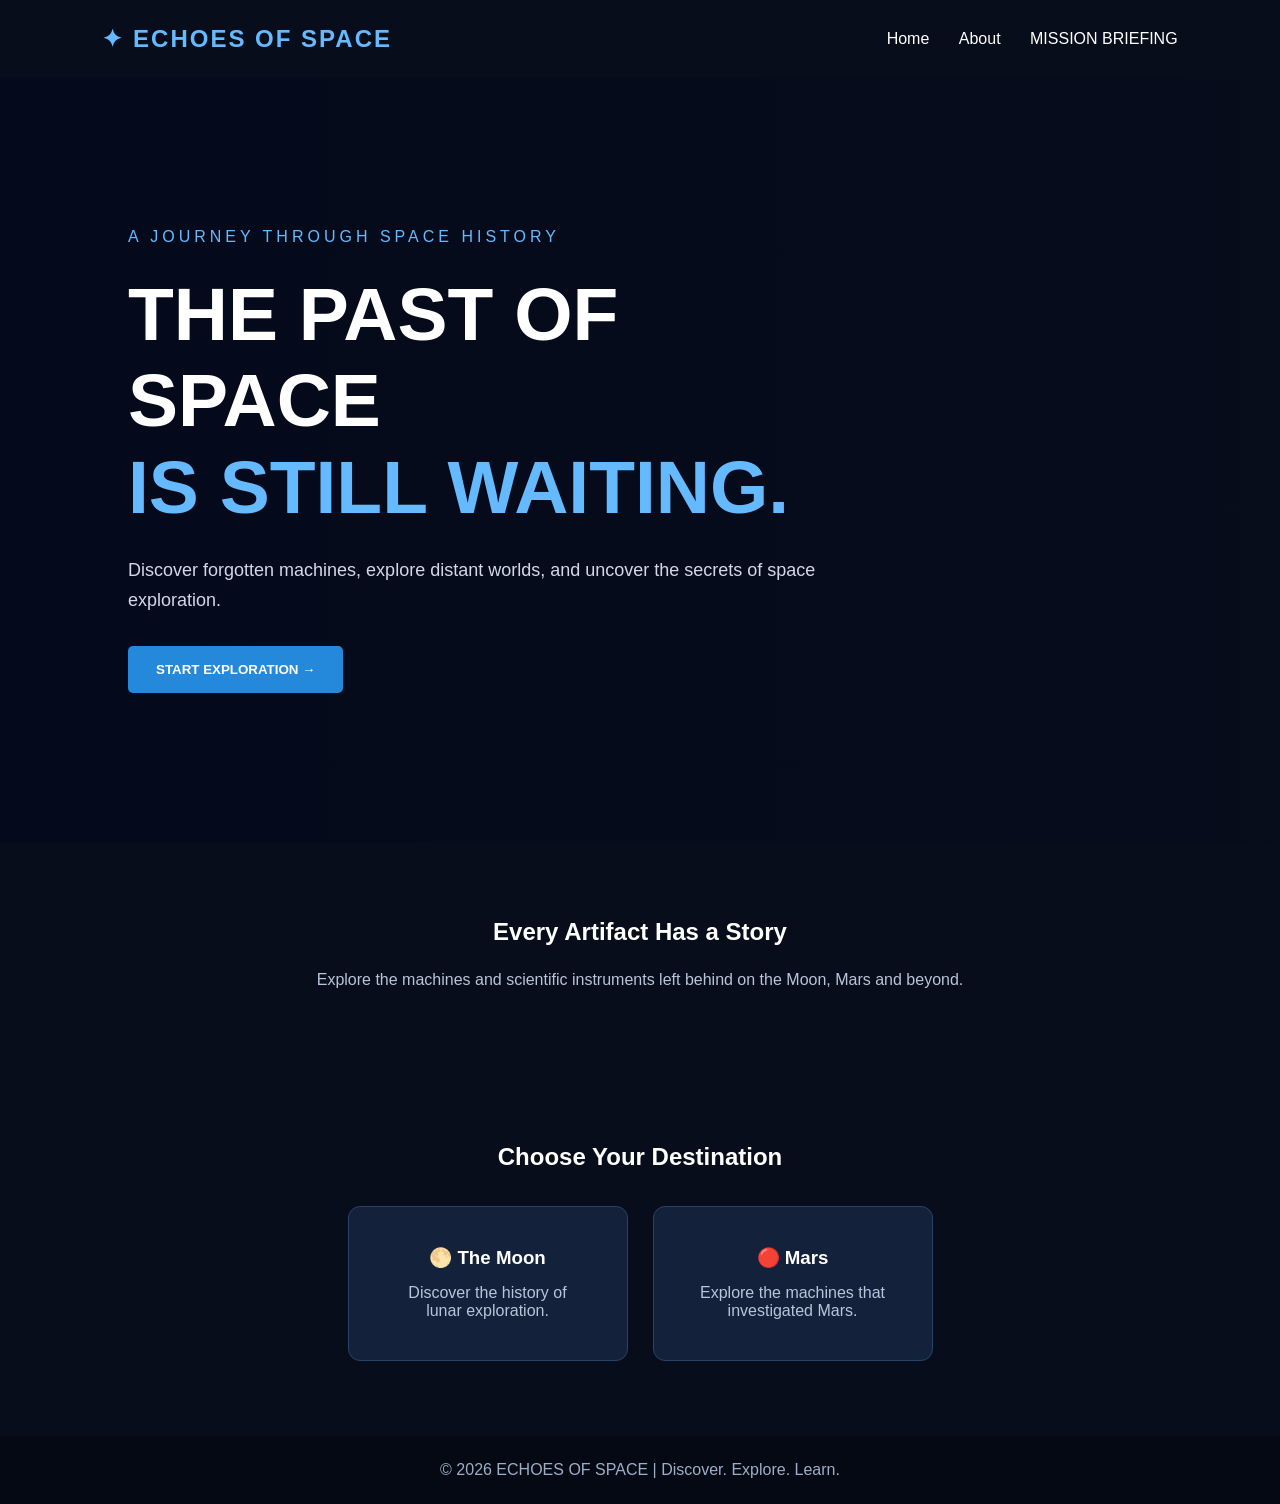
<file: index.html>
<!DOCTYPE html>
<html lang="en">
<head>
    <meta charset="UTF-8">
    <meta name="viewport" content="width=device-width, initial-scale=1.0">
    <title>Echoes of Space</title>
    <link rel="stylesheet" href="style.css">
</head>
<body>

    <nav class="navbar">
        <h2>✦ ECHOES OF SPACE</h2>
        <div class="nav-links">
            <a href="#home">Home</a>
            <a href="#about">About</a>
            <a href="briefing.html">MISSION BRIEFING</a>
        </div>
    </nav>
    <section class="hero" id="home">
        <div class="hero-content">
            <p class="tagline">A JOURNEY THROUGH SPACE HISTORY</p>

            <h1>
                THE PAST OF SPACE
                <span>IS STILL WAITING.</span>
            </h1>

            <p class="description">
                Discover forgotten machines, explore distant worlds,
                and uncover the secrets of space exploration.
            </p>

            <button onclick="window.location.href='explore.html'">
                START EXPLORATION →
            </button>
        </div>
    </section>

    <section class="about" id="about">
        <h2>Every Artifact Has a Story</h2>
        <p>
            Explore the machines and scientific instruments
            left behind on the Moon, Mars and beyond.
        </p>
    </section>

    <section class="explore" id="explore">
        <h2>Choose Your Destination</h2>

        <div class="cards">
            <div class="card">
                <h3>🌕 The Moon</h3>
                <p>Discover the history of lunar exploration.</p>
            </div>

            <div class="card">
                <h3>🔴 Mars</h3>
                <p>Explore the machines that investigated Mars.</p>
            </div>
        </div>
    </section>

    <footer>
        <p>© 2026 ECHOES OF SPACE | Discover. Explore. Learn.</p>
    </footer>

    <script src="script.js"></script>
</body>
</html>
</file>
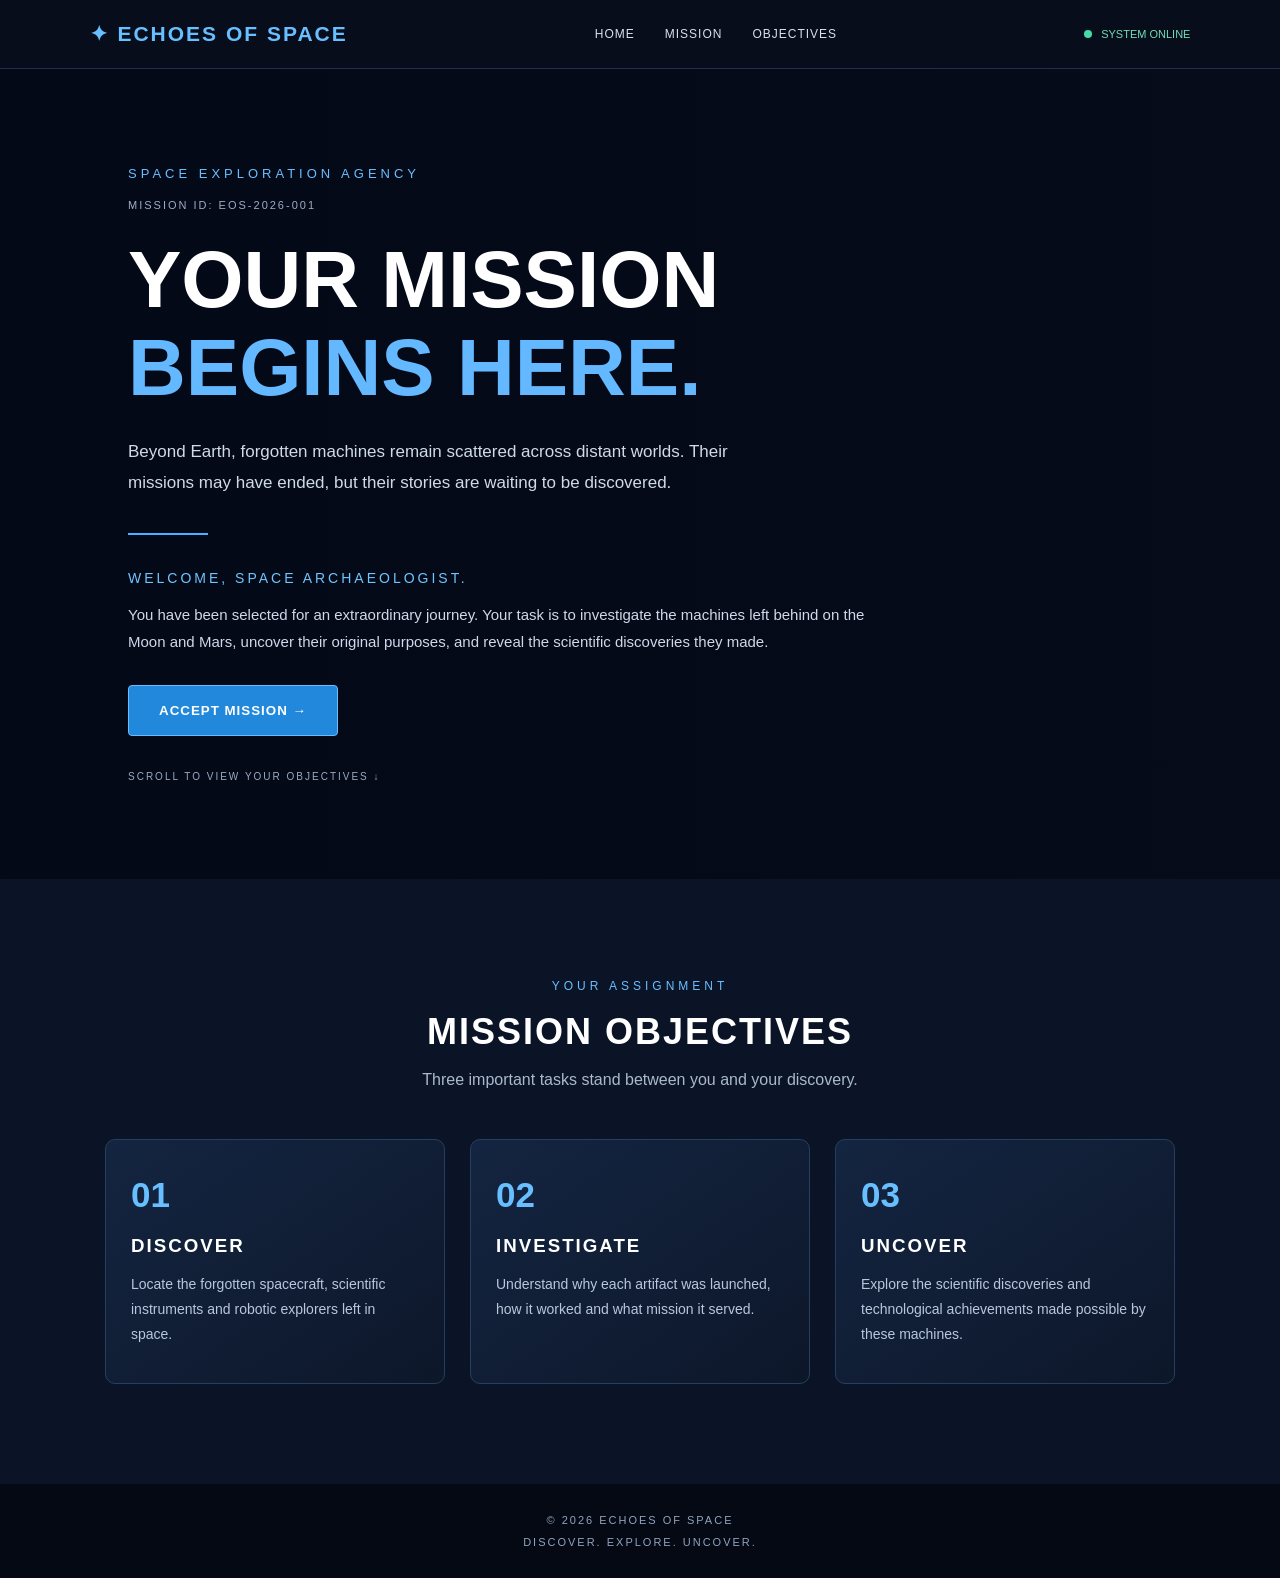
<file: briefing.html>
<!DOCTYPE html>
<html lang="en">
<head>
    <meta charset="UTF-8">
    <meta name="viewport" content="width=device-width, initial-scale=1.0">

    <title>Mission Briefing | Echoes of Space</title>

    <link rel="stylesheet" href="briefing.css">
</head>

<body>

    <!-- Navigation -->
    <nav class="navbar">
        <a href="index.html" class="logo">
            ✦ ECHOES OF SPACE
        </a>

        <div class="nav-links">
            <a href="index.html">HOME</a>
            <a href="#mission">MISSION</a>
            <a href="#objectives">OBJECTIVES</a>
        </div>

        <div class="status">
            <span class="status-dot"></span>
            SYSTEM ONLINE
        </div>
    </nav>


    <!-- Mission Hero Section -->
    <section class="mission-hero">

        <div class="overlay"></div>

        <div class="mission-content">

            <p class="mission-label">
                SPACE EXPLORATION AGENCY
            </p>

            <p class="mission-id">
                MISSION ID: EOS-2026-001
            </p>

            <h1>
                YOUR MISSION
                <span>BEGINS HERE.</span>
            </h1>

            <p class="intro">
                Beyond Earth, forgotten machines remain scattered
                across distant worlds. Their missions may have ended,
                but their stories are waiting to be discovered.
            </p>

            <div class="divider"></div>

            <p class="welcome">
                WELCOME, SPACE ARCHAEOLOGIST.
            </p>

            <p class="story" id="mission">
                You have been selected for an extraordinary journey.
                Your task is to investigate the machines left behind
                on the Moon and Mars, uncover their original purposes,
                and reveal the scientific discoveries they made.
            </p>

            <button id="acceptBtn" onclick="acceptMission()">
                ACCEPT MISSION →
            </button>

            <p class="scroll-text">
                SCROLL TO VIEW YOUR OBJECTIVES ↓
            </p>

        </div>
    </section>


    <!-- Mission Objectives -->
    <section class="objectives" id="objectives">

        <p class="section-label">YOUR ASSIGNMENT</p>

        <h2>MISSION OBJECTIVES</h2>

        <p class="section-description">
            Three important tasks stand between you and your discovery.
        </p>

        <div class="objective-container">

            <div class="objective-card">
                <span class="number">01</span>
                <h3>DISCOVER</h3>
                <p>
                    Locate the forgotten spacecraft, scientific
                    instruments and robotic explorers left in space.
                </p>
            </div>

            <div class="objective-card">
                <span class="number">02</span>
                <h3>INVESTIGATE</h3>
                <p>
                    Understand why each artifact was launched,
                    how it worked and what mission it served.
                </p>
            </div>

            <div class="objective-card">
                <span class="number">03</span>
                <h3>UNCOVER</h3>
                <p>
                    Explore the scientific discoveries and
                    technological achievements made possible
                    by these machines.
                </p>
            </div>

        </div>

    </section>


    <!-- Confirmation Panel -->
    <section class="confirmation" id="confirmation">

        <div class="confirmation-content">
            <div class="success-icon">✦</div>

            <p class="section-label">MISSION STATUS</p>

            <h2>MISSION ACCEPTED</h2>

            <p>
                Your journey as a Space Archaeologist has officially begun.
                Prepare to explore the unknown.
            </p>

            <button onclick="continueMission()">
                PROCEED TO EXPLORATION →
            </button>
        </div>

    </section>


    <footer>
        <p>© 2026 ECHOES OF SPACE</p>
        <p>DISCOVER. EXPLORE. UNCOVER.</p>
    </footer>


    <script src="briefing.js"></script>

</body>
</html>
</file>
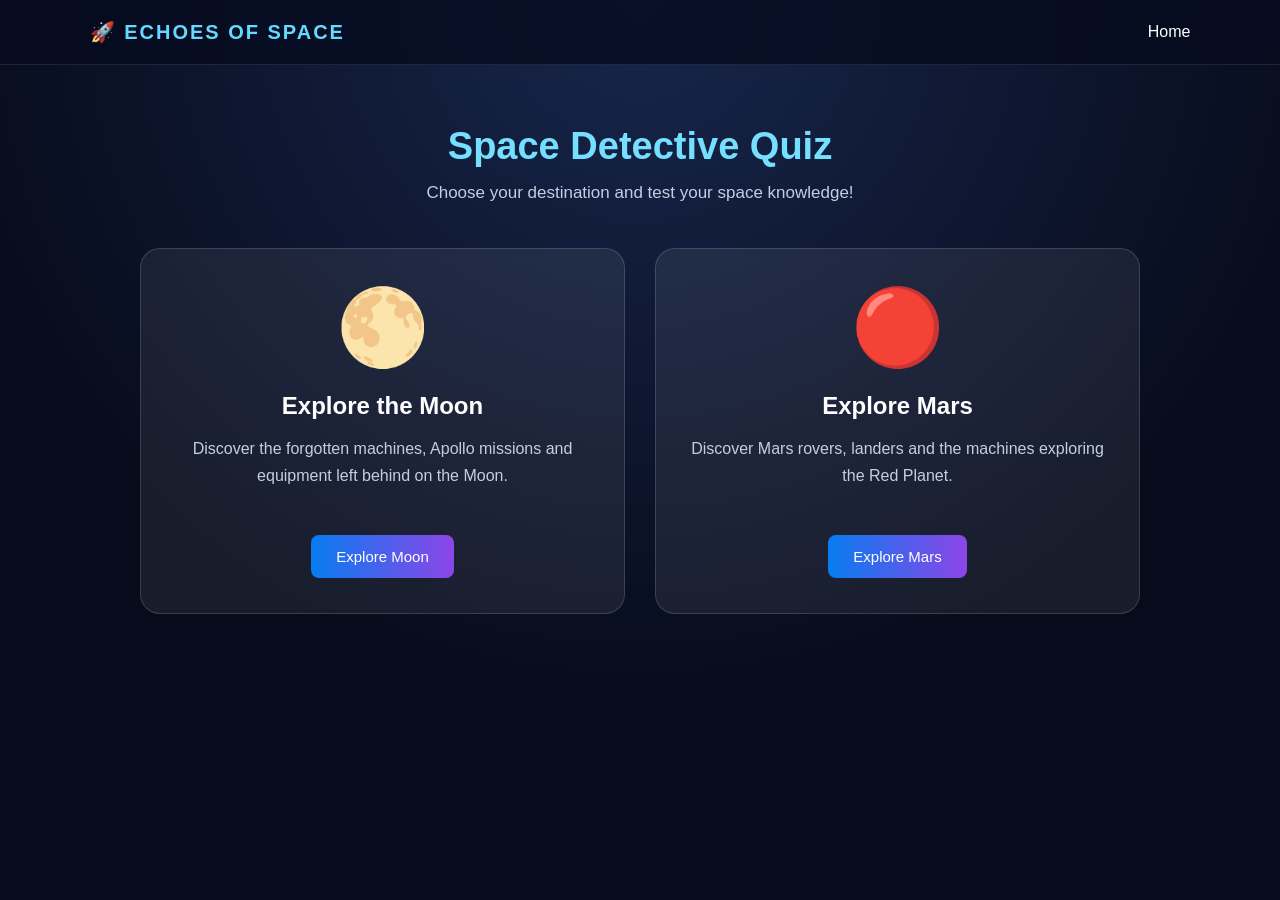
<file: quiz.html>
<!DOCTYPE html>
<html lang="en">
<head>
    <meta charset="UTF-8">
    <meta name="viewport" content="width=device-width, initial-scale=1.0">
    <title>Space Detective Quiz</title>
    <link rel="stylesheet" href="quiz.css">
</head>
<body>

    <header>
        <h2>🚀 ECHOES OF SPACE</h2>
        <a href="index.html">Home</a>
    </header>

    <main class="container">

        <!-- QUIZ SELECTION -->
        <section id="selectionPage">
            <h1>Space Detective Quiz</h1>
            <p class="subtitle">Choose your destination and test your space knowledge!</p>

            <div class="destination-container">

                <div class="destination-card moon-card">
                    <div class="planet">🌕</div>
                    <h2>Explore the Moon</h2>
                    <p>Discover the forgotten machines, Apollo missions and equipment left behind on the Moon.</p>
                    <button onclick="startQuiz('moon')">Explore Moon</button>
                </div>

                <div class="destination-card mars-card">
                    <div class="planet">🔴</div>
                    <h2>Explore Mars</h2>
                    <p>Discover Mars rovers, landers and the machines exploring the Red Planet.</p>
                    <button onclick="startQuiz('mars')">Explore Mars</button>
                </div>

            </div>
        </section>

        <!-- QUIZ SECTION -->
        <section id="quizPage" class="hidden">

            <button class="back-btn" onclick="goBack()">← Choose Destination</button>

            <h1 id="quizTitle">Moon Quiz</h1>

            <div class="quiz-info">
                <span id="questionNumber">Question 1 of 10</span>
                <span id="score">Score: 0</span>
            </div>

            <div class="progress-container">
                <div id="progressBar"></div>
            </div>

            <div class="quiz-box">
                <h2 id="question">Question appears here</h2>

                <div id="options"></div>

                <p id="feedback"></p>

                <button id="submitBtn" onclick="submitAnswer()">Submit Answer</button>
                <button id="nextBtn" class="hidden" onclick="nextQuestion()">Next Question →</button>
            </div>

        </section>

        <!-- RESULT SECTION -->
        <section id="resultPage" class="hidden">
            <h1>Mission Completed! 🚀</h1>
            <p id="resultMessage"></p>
            <h2 id="finalScore"></h2>

            <button onclick="restartQuiz()">Try Again</button>
            <button onclick="goBack()">Choose Another Destination</button>
        </section>

    </main>

    <script src="quiz.js"></script>
</body>
</html>
</file>
<file: style.css>
* {
    margin: 0;
    padding: 0;
    box-sizing: border-box;
}

body {
    font-family: Arial, sans-serif;
    background: #080d1b;
    color: white;
}

.navbar {
    display: flex;
    justify-content: space-between;
    align-items: center;
    padding: 25px 8%;
    background: #080d1b;
}

.navbar h2 {
    color: #65baff;
    letter-spacing: 2px;
}

.nav-links a {
    color: white;
    text-decoration: none;
    margin-left: 25px;
}

.nav-links a:hover {
    color: #65baff;
}

.hero {
    min-height: 85vh;
    display: flex;
    align-items: center;
    padding: 70px 10%;
    background:
      linear-gradient(90deg,
      rgba(4, 10, 27, 0.95),
      rgba(4, 10, 27, 0.25)),
      url("https://images.unsplash.com/photo-1446776811953-b23d57bd21aa")
      center/cover no-repeat;
}

.hero-content {
    max-width: 750px;
}

.tagline {
    color: #65baff;
    letter-spacing: 4px;
    margin-bottom: 25px;
}

.hero h1 {
    font-size: clamp(38px, 6vw, 75px);
    line-height: 1.15;
    margin-bottom: 25px;
}

.hero h1 span {
    display: block;
    color: #65baff;
}

.description {
    color: #d1d9e8;
    font-size: 18px;
    line-height: 1.7;
    margin-bottom: 30px;
}

button {
    background: #2589db;
    color: white;
    border: none;
    padding: 16px 28px;
    border-radius: 5px;
    font-weight: bold;
    cursor: pointer;
}

button:hover {
    background: #1768b0;
    transform: translateY(-3px);
}

.about, .explore {
    text-align: center;
    padding: 75px 10%;
}

.about p {
    margin-top: 20px;
    color: #b8c4d8;
    line-height: 1.7;
}

.cards {
    display: flex;
    justify-content: center;
    gap: 25px;
    margin-top: 35px;
    flex-wrap: wrap;
}

.card {
    background: #14213b;
    padding: 40px;
    border: 1px solid #284365;
    border-radius: 12px;
    width: 280px;
}

.card p {
    color: #b8c4d8;
    margin-top: 15px;
}

footer {
    text-align: center;
    padding: 25px;
    background: #050914;
    color: #9daec7;
}

@media (max-width: 600px) {
    .navbar {
        flex-direction: column;
        gap: 20px;
    }

    .nav-links a {
        margin: 0 8px;
    }

    .hero {
        min-height: 75vh;
        padding: 45px 7%;
    }
}
</file>
<file: briefing.css>
* {
    margin: 0;
    padding: 0;
    box-sizing: border-box;
}

html {
    scroll-behavior: smooth;
}

body {
    font-family: Arial, sans-serif;
    background: #070D1B;
    color: white;
}

/* NAVIGATION */

.navbar {
    width: 100%;
    padding: 22px 7%;
    display: flex;
    justify-content: space-between;
    align-items: center;
    background: #080D1B;
    border-bottom: 1px solid #20304b;
}

.logo {
    font-size: 21px;
    font-weight: bold;
    color: #67BFFF;
    text-decoration: none;
    letter-spacing: 2px;
}

.nav-links {
    display: flex;
    gap: 30px;
}

.nav-links a {
    text-decoration: none;
    color: #D5E0F0;
    font-size: 12px;
    letter-spacing: 1px;
}

.nav-links a:hover {
    color: #67BFFF;
}

.status {
    font-size: 11px;
    color: #72DDB5;
}

.status-dot {
    display: inline-block;
    width: 8px;
    height: 8px;
    background: #42DCA4;
    border-radius: 50%;
    margin-right: 6px;
}

/* HERO SECTION */

.mission-hero {
    min-height: 90vh;
    position: relative;
    display: flex;
    align-items: center;
    padding: 80px 10%;

    background:
    linear-gradient(
        90deg,
        rgba(4, 9, 24, 0.98),
        rgba(4, 9, 24, 0.75),
        rgba(4, 9, 24, 0.3)
    ),
    url("https://images.unsplash.com/photo-1462331940025-496dfbfc7564")
    center/cover no-repeat;
}

.mission-content {
    position: relative;
    z-index: 2;
    max-width: 750px;
    animation: appear 1.3s ease;
}

.mission-label {
    color: #6ABEFF;
    font-size: 13px;
    letter-spacing: 4px;
    margin-bottom: 18px;
}

.mission-id {
    color: #9EACC3;
    font-size: 11px;
    letter-spacing: 2px;
    margin-bottom: 25px;
}

.mission-content h1 {
    font-size: clamp(42px, 7vw, 80px);
    line-height: 1.1;
    margin-bottom: 25px;
}

.mission-content h1 span {
    display: block;
    color: #64B8FF;
}

.intro {
    color: #D0DAE9;
    font-size: 17px;
    line-height: 1.8;
    max-width: 650px;
}

.divider {
    height: 2px;
    width: 80px;
    background: #4CAFFF;
    margin: 35px 0;
}

.welcome {
    color: #70C5FF;
    font-size: 14px;
    letter-spacing: 3px;
    margin-bottom: 15px;
}

.story {
    color: #CFD9E9;
    line-height: 1.8;
    font-size: 15px;
    margin-bottom: 30px;
}

button {
    padding: 17px 30px;
    background: #2188DB;
    border: 1px solid #69BCFF;
    border-radius: 4px;
    color: white;
    font-weight: bold;
    letter-spacing: 1px;
    cursor: pointer;
    transition: 0.3s;
}

button:hover {
    background: #1168B5;
    box-shadow: 0 0 25px rgba(45, 154, 255, 0.5);
    transform: translateY(-3px);
}

.scroll-text {
    margin-top: 35px;
    font-size: 10px;
    letter-spacing: 2px;
    color: #9AABC3;
}

/* OBJECTIVES */

.objectives {
    padding: 100px 8%;
    text-align: center;
    background: #0B1427;
}

.section-label {
    color: #69BFFF;
    font-size: 12px;
    letter-spacing: 4px;
    margin-bottom: 18px;
}

.objectives h2,
.confirmation h2 {
    font-size: 36px;
    letter-spacing: 2px;
}

.section-description {
    color: #AAB9CE;
    margin-top: 18px;
    margin-bottom: 50px;
}

.objective-container {
    display: flex;
    justify-content: center;
    gap: 25px;
    flex-wrap: wrap;
}

.objective-card {
    flex: 1;
    min-width: 230px;
    max-width: 340px;
    padding: 35px 25px;
    text-align: left;
    background: linear-gradient(
        145deg,
        #142541,
        #0D172A
    );
    border: 1px solid #263F60;
    border-radius: 10px;
    transition: 0.3s;
}

.objective-card:hover {
    transform: translateY(-10px);
    border-color: #62B9FF;
    box-shadow: 0 0 25px rgba(53, 145, 225, 0.15);
}

.number {
    color: #68BFFF;
    font-size: 35px;
    font-weight: bold;
}

.objective-card h3 {
    margin: 20px 0 15px;
    letter-spacing: 2px;
}

.objective-card p {
    color: #B8C7DB;
    line-height: 1.8;
    font-size: 14px;
}

/* CONFIRMATION */

.confirmation {
    display: none;
    padding: 100px 20px;
    text-align: center;
    background: #091426;
}

.confirmation-content {
    max-width: 600px;
    margin: auto;
}

.success-icon {
    color: #6BC4FF;
    font-size: 50px;
    margin-bottom: 20px;
}

.confirmation p:not(.section-label) {
    color: #B9C9DD;
    line-height: 1.8;
    margin: 25px 0;
}

/* FOOTER */

footer {
    padding: 25px;
    text-align: center;
    background: #050914;
    color: #91A4BF;
    font-size: 11px;
    line-height: 2;
    letter-spacing: 2px;
}

/* ANIMATION */

@keyframes appear {
    from {
        opacity: 0;
        transform: translateY(30px);
    }

    to {
        opacity: 1;
        transform: translateY(0);
    }
}

/* MOBILE RESPONSIVENESS */

@media (max-width: 700px) {

    .navbar {
        flex-direction: column;
        gap: 20px;
    }

    .nav-links {
        gap: 15px;
    }

    .status {
        display: none;
    }

    .mission-hero {
        min-height: 85vh;
        padding: 60px 7%;
    }

    .mission-content h1 {
        font-size: 43px;
    }

    .objectives {
        padding: 70px 7%;
    }

    .objective-card {
        max-width: 100%;
    }
}
</file>
<file: quiz.css>
* {
    margin: 0;
    padding: 0;
    box-sizing: border-box;
}

body {
    font-family: Arial, sans-serif;
    background: radial-gradient(circle at top, #17264b, #070b1b 65%);
    color: white;
    min-height: 100vh;
}

header {
    display: flex;
    justify-content: space-between;
    align-items: center;
    padding: 20px 7%;
    background: rgba(5, 10, 30, 0.8);
    border-bottom: 1px solid rgba(255,255,255,0.1);
}

header h2 {
    color: #65d9ff;
    letter-spacing: 2px;
    font-size: 20px;
}

header a {
    color: white;
    text-decoration: none;
}

.container {
    width: 90%;
    max-width: 1000px;
    margin: 60px auto;
    text-align: center;
}

h1 {
    font-size: 38px;
    margin-bottom: 15px;
    color: #75dfff;
}

.subtitle {
    color: #c4cee3;
    margin-bottom: 45px;
    font-size: 17px;
}

.destination-container {
    display: grid;
    grid-template-columns: repeat(2, 1fr);
    gap: 30px;
}

.destination-card {
    padding: 35px 25px;
    background: rgba(255,255,255,0.07);
    border: 1px solid rgba(255,255,255,0.15);
    border-radius: 20px;
    transition: 0.3s;
}

.destination-card:hover {
    transform: translateY(-10px);
    border-color: #65d9ff;
    box-shadow: 0 10px 35px rgba(0,190,255,0.2);
}

.planet {
    font-size: 75px;
    margin-bottom: 20px;
}

.destination-card h2 {
    margin-bottom: 15px;
}

.destination-card p {
    color: #c4cee3;
    line-height: 1.7;
    min-height: 80px;
}

button {
    background: linear-gradient(90deg, #087cf0, #8c45e8);
    border: none;
    color: white;
    padding: 13px 25px;
    border-radius: 8px;
    font-size: 15px;
    cursor: pointer;
    margin-top: 20px;
    transition: 0.3s;
}

button:hover {
    transform: scale(1.05);
    box-shadow: 0 0 15px rgba(70,180,255,0.5);
}

.quiz-info {
    display: flex;
    justify-content: space-between;
    margin: 25px 0 12px;
    color: #d6e4ff;
}

.progress-container {
    height: 9px;
    background: #26324e;
    border-radius: 10px;
    overflow: hidden;
    margin-bottom: 30px;
}

#progressBar {
    width: 0%;
    height: 100%;
    background: linear-gradient(90deg, #00d4ff, #8c45e8);
    transition: width 0.3s;
}

.quiz-box {
    background: rgba(255,255,255,0.07);
    padding: 35px;
    border-radius: 18px;
    border: 1px solid rgba(255,255,255,0.12);
}

.quiz-box h2 {
    font-size: 23px;
    margin-bottom: 25px;
    line-height: 1.5;
}

#options {
    display: grid;
    gap: 12px;
}

.option-btn {
    width: 100%;
    text-align: left;
    margin: 0;
    background: rgba(255,255,255,0.08);
    border: 1px solid rgba(255,255,255,0.15);
}

.option-btn:hover {
    background: rgba(60,150,255,0.2);
}

.option-btn.selected {
    border: 2px solid #55d9ff;
    background: rgba(0,150,255,0.2);
}

.option-btn.correct {
    background: #176c43;
    border-color: #42e69a;
}

.option-btn.wrong {
    background: #8b2929;
    border-color: #ff7777;
}

#feedback {
    margin-top: 20px;
    line-height: 1.6;
    color: #ffd580;
}

.back-btn {
    display: block;
    margin: 0 0 25px;
    background: #263858;
}

#resultPage h1 {
    margin-bottom: 25px;
}

#resultMessage {
    color: #c4cee3;
    margin: 20px 0;
    font-size: 18px;
}

#finalScore {
    font-size: 30px;
    color: #65e5ff;
    margin: 20px;
}

.hidden {
    display: none !important;
}

@media (max-width: 700px) {
    .destination-container {
        grid-template-columns: 1fr;
    }

    h1 {
        font-size: 29px;
    }

    .quiz-box {
        padding: 22px;
    }

    header h2 {
        font-size: 16px;
    }
}
</file>
